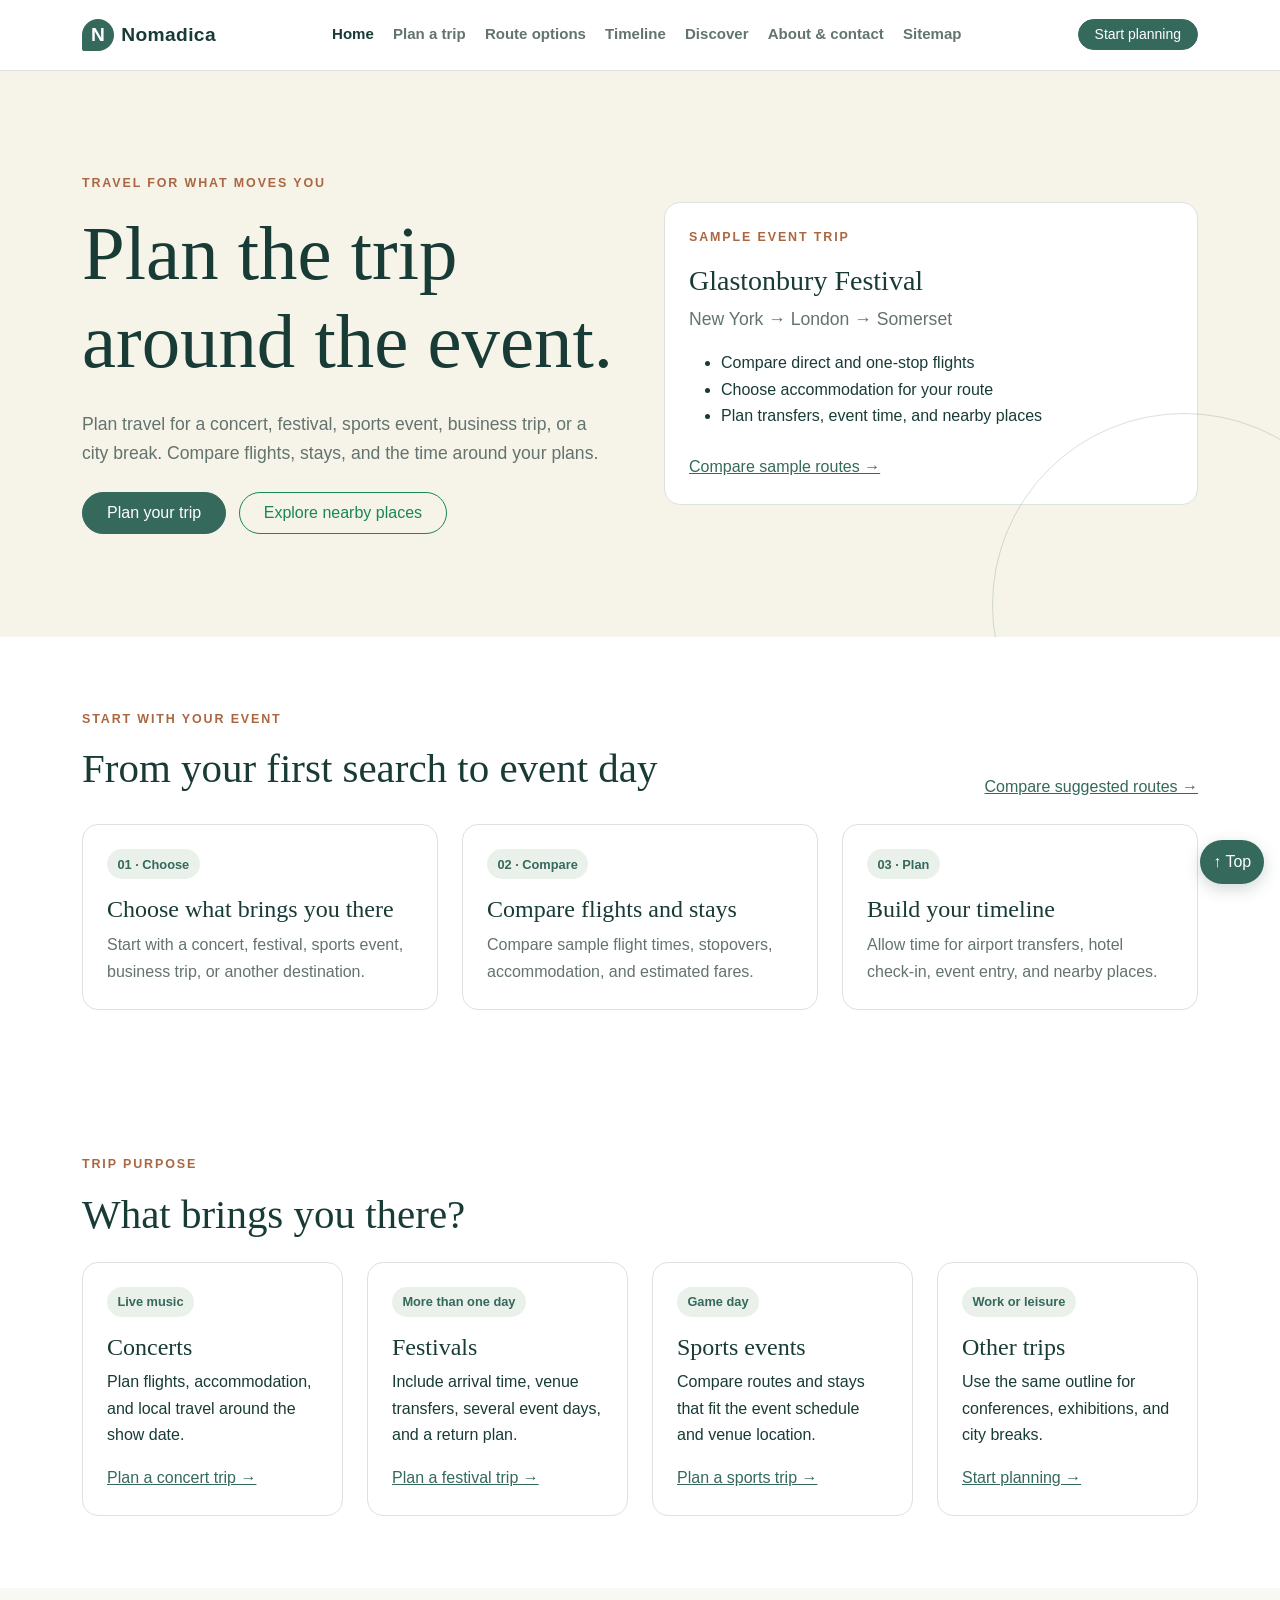
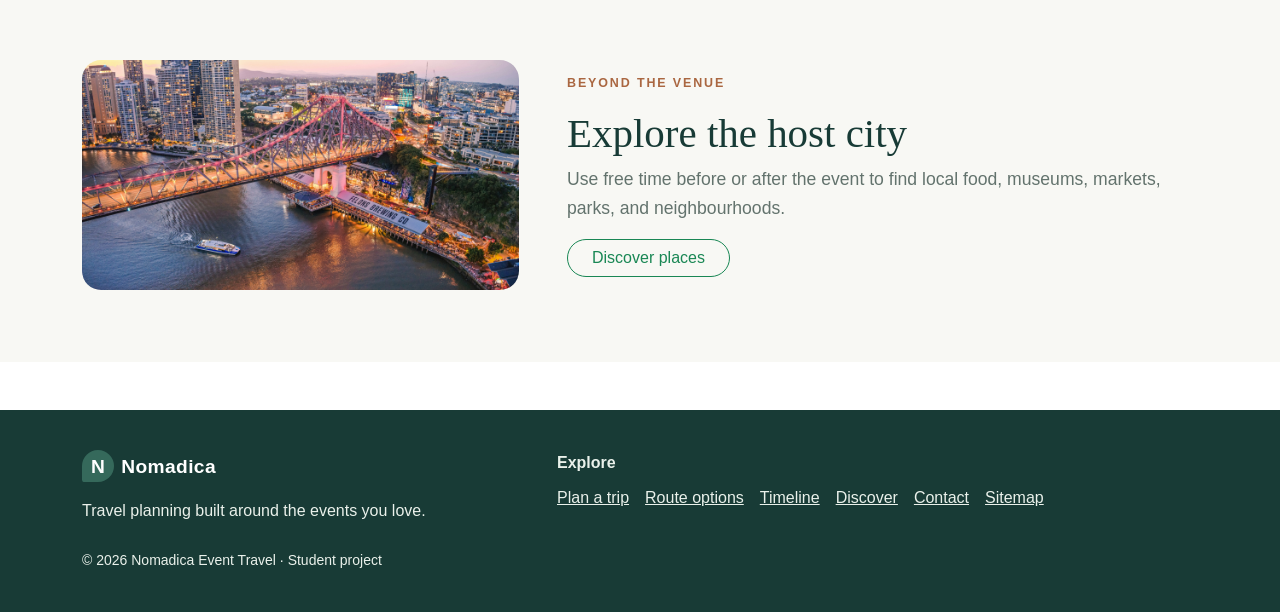
<file: index.html>
<!doctype html>
<html lang="en">
  <head>
    <meta charset="utf-8">
    <meta name="viewport" content="width=device-width, initial-scale=1">
    <meta name="description" content="Nomadica helps travellers plan trips around concerts, festivals, sports events, and special occasions.">
    <title>Home | Nomadica</title>
    <link href="https://cdn.jsdelivr.net/npm/bootstrap@5.3.8/dist/css/bootstrap.min.css" rel="stylesheet" integrity="sha384-sRIl4kxILFvY47J16cr9ZwB07vP4J8+LH7qKQnuqkuIAvNWLzeN8tE5YBujZqJLB" crossorigin="anonymous">
    <link rel="stylesheet" href="styles.css">
  </head>
  <body id="top">
    <header id="main-header" class="site-header">
      <div class="container py-3">
        <div class="d-flex flex-column flex-lg-row align-items-center justify-content-between gap-3">
          <a class="brand" href="home.html"><span class="brand-mark">N</span>Nomadica</a>
          <nav id="main-nav" class="site-nav" aria-label="Main navigation">
            <a href="home.html" aria-current="page">Home</a>
            <a href="plan.html">Plan a trip</a>
            <a href="routes.html">Route options</a>
            <a href="timeline.html">Timeline</a>
            <a href="discover.html">Discover</a>
            <a href="about.html">About &amp; contact</a>
            <a href="sitemap.html">Sitemap</a>
          </nav>
          <a class="btn btn-nomad btn-sm rounded-pill px-3" href="plan.html">Start planning</a>
        </div>
      </div>
    </header>
    <main id="main-content">
      <section class="hero">
        <div class="container">
          <div class="row align-items-center g-5">
            <div class="col-lg-6">
              <p class="eyebrow">Travel for what moves you</p>
              <h1>Plan the trip around the event.</h1>
              <p class="lead my-4">Plan travel for a concert, festival, sports event, business trip, or a city break. Compare flights, stays, and the time around your plans.</p>
              <a class="btn btn-nomad rounded-pill px-4 py-2 me-2" href="plan.html">Plan your trip</a>
              <a class="btn btn-outline-success rounded-pill px-4 py-2" href="discover.html">Explore nearby places</a>
            </div>
            <div class="col-lg-6">
              <div class="feature-card h-100 p-4">
                <p class="eyebrow">Sample event trip</p>
                <h2 class="h3">Glastonbury Festival</h2>
                <p class="lead">New York → London → Somerset</p>
                <ul class="mb-4">
                  <li>Compare direct and one-stop flights</li>
                  <li>Choose accommodation for your route</li>
                  <li>Plan transfers, event time, and nearby places</li>
                </ul>
                <a href="routes.html">Compare sample routes →</a>
              </div>
            </div>
          </div>
        </div>
      </section>
      <section class="section-pad">
        <div class="container">
          <div class="row align-items-end g-3 mb-4">
            <div class="col-md-8">
              <p class="eyebrow">Start with your event</p>
              <h2>From your first search to event day</h2>
            </div>
            <div class="col-md-4 text-md-end">
              <a href="routes.html">Compare suggested routes →</a>
            </div>
          </div>
          <div class="row g-4">
            <div class="col-md-4">
              <article class="feature-card">
                <span class="tag">01 · Choose</span>
                <h3 class="h4 mt-3">Choose what brings you there</h3>
                <p>Start with a concert, festival, sports event, business trip, or another destination.</p>
              </article>
            </div>
            <div class="col-md-4">
              <article class="feature-card">
                <span class="tag">02 · Compare</span>
                <h3 class="h4 mt-3">Compare flights and stays</h3>
                <p>Compare sample flight times, stopovers, accommodation, and estimated fares.</p>
              </article>
            </div>
            <div class="col-md-4">
              <article class="feature-card">
                <span class="tag">03 · Plan</span>
                <h3 class="h4 mt-3">Build your timeline</h3>
                <p>Allow time for airport transfers, hotel check-in, event entry, and nearby places.</p>
              </article>
            </div>
          </div>
        </div>
      </section>
      <section class="section-pad">
        <div class="container">
          <p class="eyebrow">Trip purpose</p>
          <h2 class="mb-4">What brings you there?</h2>
          <div class="row g-4">
            <div class="col-md-6 col-lg-3">
              <article class="feature-card">
                <span class="tag">Live music</span>
                <h3 class="h4 mt-3">Concerts</h3>
                <p>Plan flights, accommodation, and local travel around the show date.</p>
                <a href="plan.html">Plan a concert trip →</a>
              </article>
            </div>
            <div class="col-md-6 col-lg-3">
              <article class="feature-card">
                <span class="tag">More than one day</span>
                <h3 class="h4 mt-3">Festivals</h3>
                <p>Include arrival time, venue transfers, several event days, and a return plan.</p>
                <a href="plan.html">Plan a festival trip →</a>
              </article>
            </div>
            <div class="col-md-6 col-lg-3">
              <article class="feature-card">
                <span class="tag">Game day</span>
                <h3 class="h4 mt-3">Sports events</h3>
                <p>Compare routes and stays that fit the event schedule and venue location.</p>
                <a href="plan.html">Plan a sports trip →</a>
              </article>
            </div>
            <div class="col-md-6 col-lg-3">
              <article class="feature-card">
                <span class="tag">Work or leisure</span>
                <h3 class="h4 mt-3">Other trips</h3>
                <p>Use the same outline for conferences, exhibitions, and city breaks.</p>
                <a href="plan.html">Start planning →</a>
              </article>
            </div>
          </div>
        </div>
      </section>
      <section class="section-pad section-soft">
        <div class="container">
          <div class="row align-items-center g-5">
            <div class="col-lg-5">
              <img class="travel-image" src="images/queensland-australia.jpg" alt="Illustration of hillside houses beside the sea">
            </div>
            <div class="col-lg-7">
              <p class="eyebrow">Beyond the venue</p>
              <h2>Explore the host city</h2>
              <p class="lead">Use free time before or after the event to find local food, museums, markets, parks, and neighbourhoods.</p>
              <a class="btn btn-outline-success rounded-pill px-4" href="discover.html">Discover places</a>
            </div>
          </div>
        </div>
      </section>
    </main>
    <footer id="site-footer" class="site-footer mt-5">
      <div class="container">
        <div class="row g-4 align-items-start">
          <div class="col-md-5">
            <a class="brand text-white" href="home.html"><span class="brand-mark">N</span>Nomadica</a>
            <p class="mt-3">Travel planning built around the events you love.</p>
          </div>
          <div class="col-md-7">
            <p class="fw-bold mb-2">Explore</p>
            <div class="footer-links">
              <a href="plan.html">Plan a trip</a>
              <a href="routes.html">Route options</a>
              <a href="timeline.html">Timeline</a>
              <a href="discover.html">Discover</a>
              <a href="about.html">Contact</a>
              <a href="sitemap.html">Sitemap</a>
            </div>
          </div>
        </div>
        <p class="small mt-4">&copy; 2026 Nomadica Event Travel · Student project</p>
      </div>
    </footer>
    <a class="back-top" href="#top" aria-label="Back to top">↑ Top</a>
  </body>
</html>
</file>
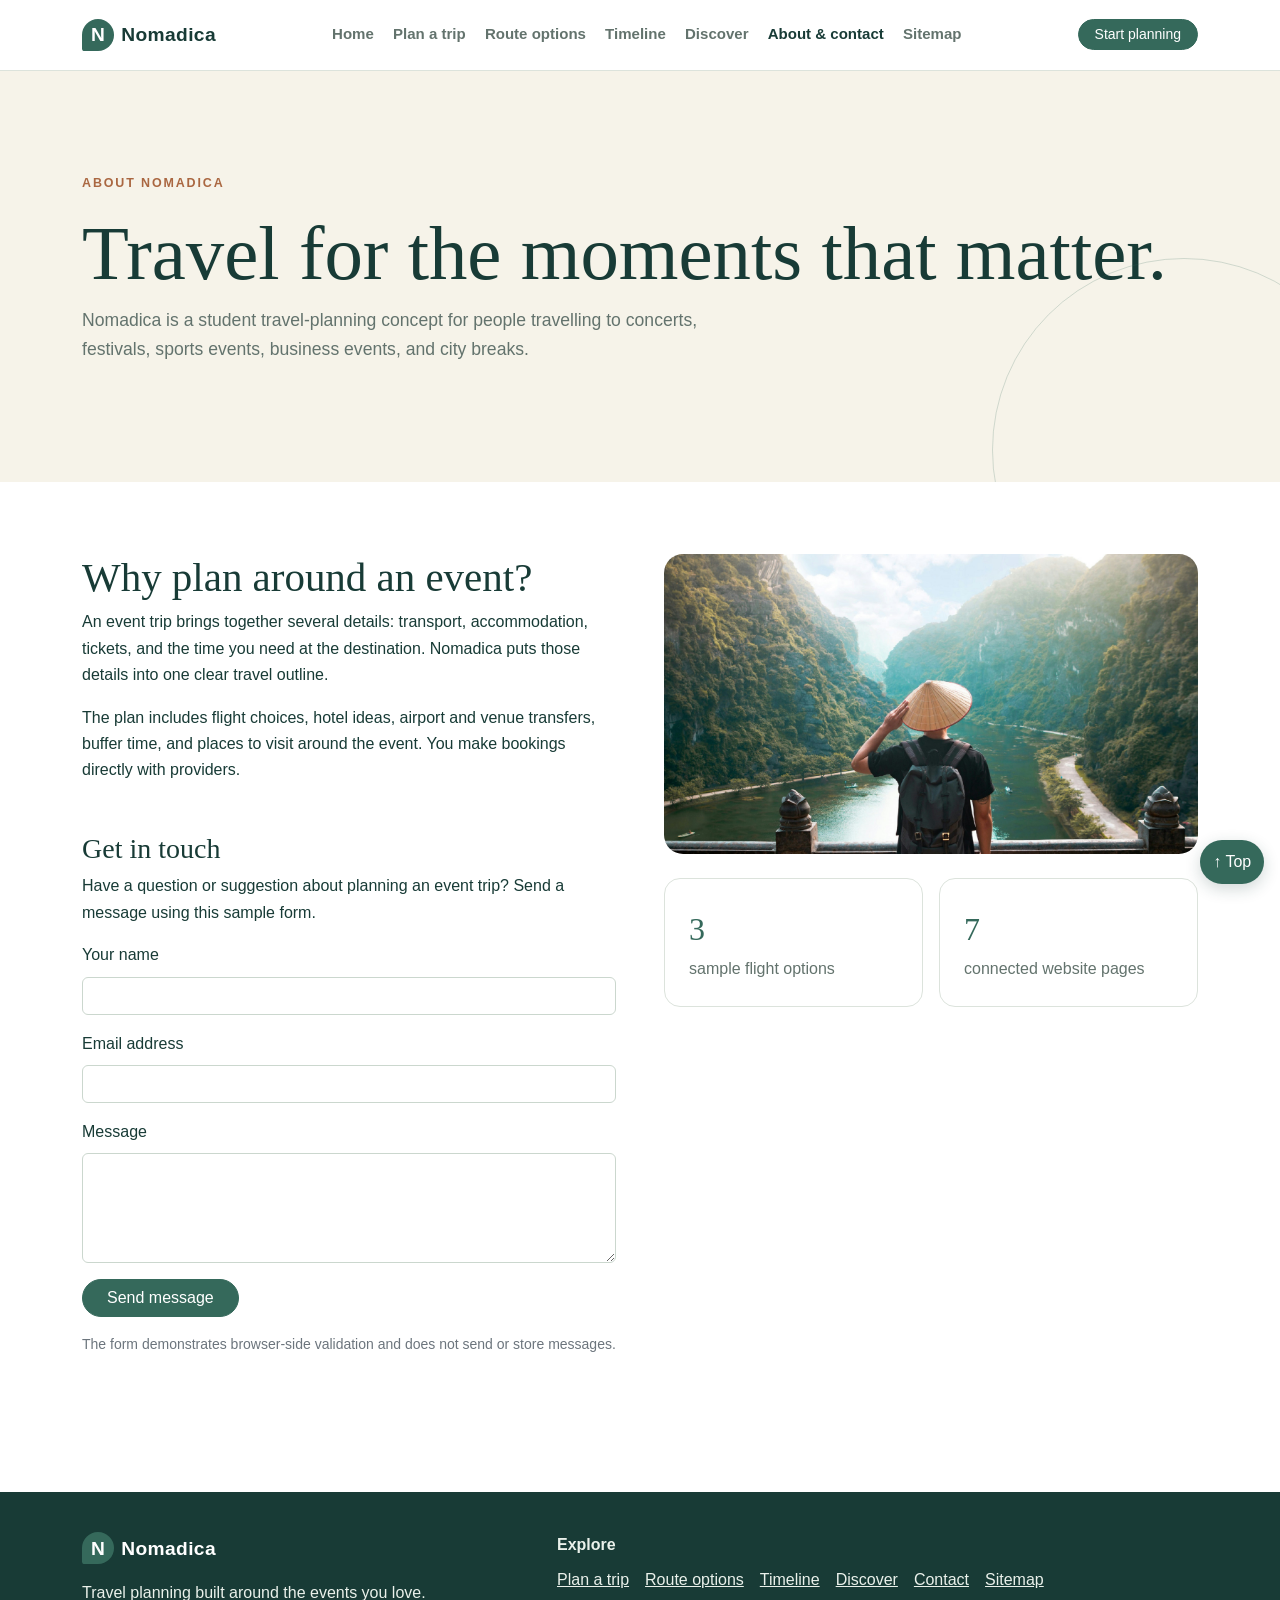
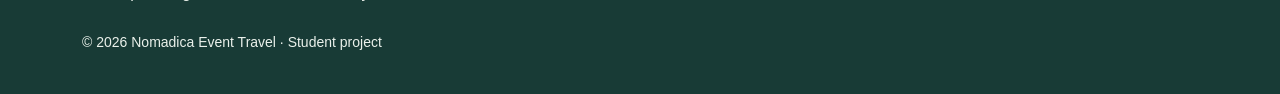
<file: about.html>
<!doctype html>
<html lang="en">
  <head>
    <meta charset="utf-8">
    <meta name="viewport" content="width=device-width, initial-scale=1">
    <meta name="description" content="Nomadica helps travellers plan trips around concerts, festivals, sports events, and special occasions.">
    <title>About and contact | Nomadica</title>
    <link href="https://cdn.jsdelivr.net/npm/bootstrap@5.3.8/dist/css/bootstrap.min.css" rel="stylesheet" integrity="sha384-sRIl4kxILFvY47J16cr9ZwB07vP4J8+LH7qKQnuqkuIAvNWLzeN8tE5YBujZqJLB" crossorigin="anonymous">
    <link rel="stylesheet" href="styles.css">
  </head>
  <body id="top">
    <header id="main-header" class="site-header">
      <div class="container py-3">
        <div class="d-flex flex-column flex-lg-row align-items-center justify-content-between gap-3">
          <a class="brand" href="home.html"><span class="brand-mark">N</span>Nomadica</a>
          <nav id="main-nav" class="site-nav" aria-label="Main navigation">
            <a href="home.html">Home</a>
            <a href="plan.html">Plan a trip</a>
            <a href="routes.html">Route options</a>
            <a href="timeline.html">Timeline</a>
            <a href="discover.html">Discover</a>
            <a href="about.html" aria-current="page">About &amp; contact</a>
            <a href="sitemap.html">Sitemap</a>
          </nav>
          <a class="btn btn-nomad btn-sm rounded-pill px-3" href="plan.html">Start planning</a>
        </div>
      </div>
    </header>
    <main id="main-content">
      <section class="hero">
        <div class="container">
          <p class="eyebrow">About Nomadica</p>
          <h1>Travel for the moments that matter.</h1>
          <p class="lead">Nomadica is a student travel-planning concept for people travelling to concerts, festivals, sports events, business events, and city breaks.</p>
        </div>
      </section>
      <section class="section-pad">
        <div class="container">
          <div class="row g-5">
            <div class="col-lg-6">
              <h2>Why plan around an event?</h2>
              <p>An event trip brings together several details: transport, accommodation, tickets, and the time you need at the destination. Nomadica puts those details into one clear travel outline.</p>
              <p>The plan includes flight choices, hotel ideas, airport and venue transfers, buffer time, and places to visit around the event. You make bookings directly with providers.</p>
              <h2 class="h3 mt-5">Get in touch</h2>
              <p>Have a question or suggestion about planning an event trip? Send a message using this sample form.</p>
              <form action="#contact-form" method="get" id="contact-form">
                <div class="mb-3">
                  <label class="form-label" for="name">Your name</label>
                  <input class="form-control" id="name" name="name" type="text" autocomplete="name" required>
                </div>
                <div class="mb-3">
                  <label class="form-label" for="email">Email address</label>
                  <input class="form-control" id="email" name="email" type="email" autocomplete="email" required>
                </div>
                <div class="mb-3">
                  <label class="form-label" for="message">Message</label>
                  <textarea class="form-control" id="message" name="message" rows="4" required></textarea>
                </div>
                <button class="btn btn-nomad rounded-pill px-4" type="submit">Send message</button>
              </form>
              <p class="small text-secondary mt-3">The form demonstrates browser-side validation and does not send or store messages.</p>
            </div>
            <div class="col-lg-6">
              <img class="travel-image" src="images/coastal-village.jpeg" alt="Coastal village houses facing the sea">
              <div class="row g-3 mt-2">
                <div class="col-6">
                  <div class="feature-card">
                    <span class="stat">3</span>
                    <p class="mb-0">sample flight options</p>
                  </div>
                </div>
                <div class="col-6">
                  <div class="feature-card">
                    <span class="stat">7</span>
                    <p class="mb-0">connected website pages</p>
                  </div>
                </div>
              </div>
            </div>
          </div>
        </div>
      </section>
    </main>
    <footer id="site-footer" class="site-footer mt-5">
      <div class="container">
        <div class="row g-4 align-items-start">
          <div class="col-md-5">
            <a class="brand text-white" href="home.html"><span class="brand-mark">N</span>Nomadica</a>
            <p class="mt-3">Travel planning built around the events you love.</p>
          </div>
          <div class="col-md-7">
            <p class="fw-bold mb-2">Explore</p>
            <div class="footer-links">
              <a href="plan.html">Plan a trip</a>
              <a href="routes.html">Route options</a>
              <a href="timeline.html">Timeline</a>
              <a href="discover.html">Discover</a>
              <a href="about.html">Contact</a>
              <a href="sitemap.html">Sitemap</a>
            </div>
          </div>
        </div>
        <p class="small mt-4">&copy; 2026 Nomadica Event Travel · Student project</p>
      </div>
    </footer>
    <a class="back-top" href="#top" aria-label="Back to top">↑ Top</a>
  </body>
</html>
</file>
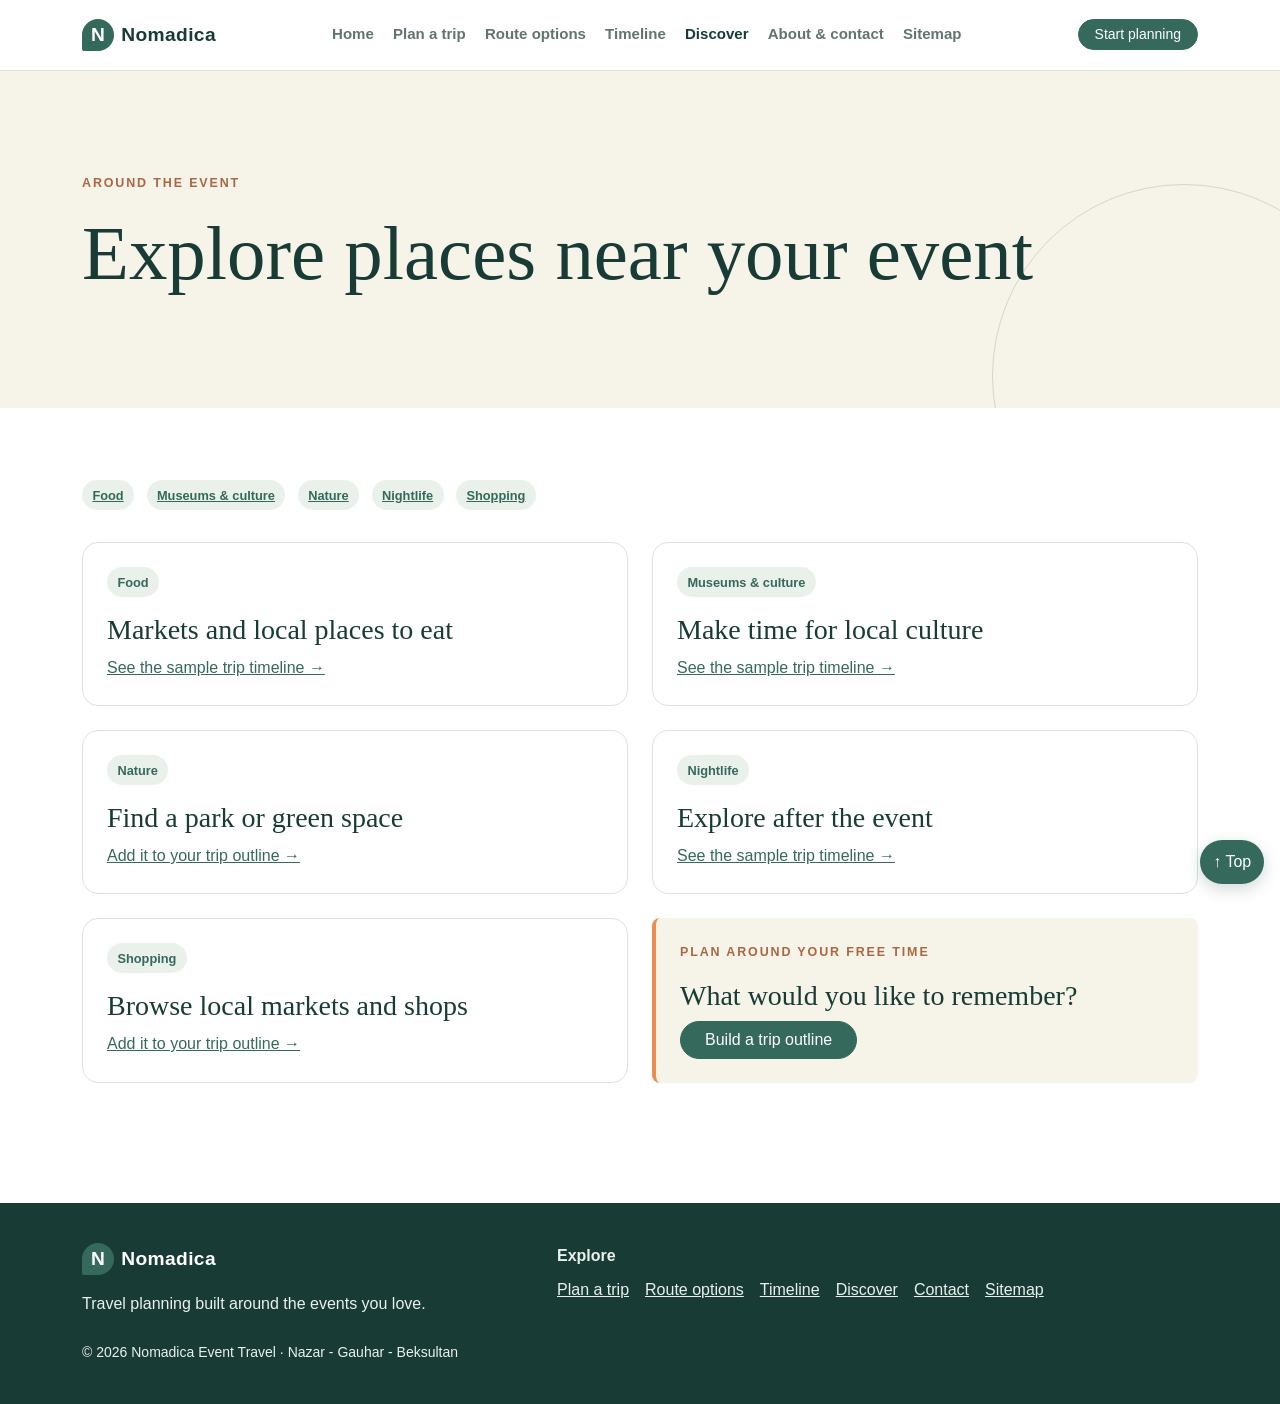
<file: discover.html>
<!doctype html>
<html lang="en">
<head>
    <meta charset="utf-8">
    <meta name="viewport" content="width=device-width, initial-scale=1">
    <meta name="description" content="Nomadica helps travellers plan trips around concerts, festivals, sports events, and special occasions.">
    <title>Discover | Nomadica</title>
    <link href="https://cdn.jsdelivr.net/npm/bootstrap@5.3.8/dist/css/bootstrap.min.css" rel="stylesheet" integrity="sha384-sRIl4kxILFvY47J16cr9ZwB07vP4J8+LH7qKQnuqkuIAvNWLzeN8tE5YBujZqJLB" crossorigin="anonymous">
    <link rel="stylesheet" href="styles.css">
</head>
<body id="top">
<header id="main-header" class="site-header">
    <div class="container py-3">
        <div class="d-flex flex-column flex-lg-row align-items-center justify-content-between gap-3">
            <a class="brand" href="home.html"><span class="brand-mark">N</span>Nomadica</a>
            <nav id="main-nav" class="site-nav" aria-label="Main navigation">
                <a href="home.html">Home</a>
                <a href="plan.html">Plan a trip</a>
                <a href="routes.html">Route options</a>
                <a href="timeline.html">Timeline</a>
                <a href="discover.html" aria-current="page">Discover</a>
                <a href="about.html">About &amp; contact</a>
                <a href="sitemap.html">Sitemap</a>
            </nav>
            <a class="btn btn-nomad btn-sm rounded-pill px-3" href="plan.html">Start planning</a>
        </div>
    </div>
</header>
<main id="main-content">
    <section class="hero">
        <div class="container">
            <p class="eyebrow">Around the event</p>
            <h1>Explore places near your event</h1>
        </div>
    </section>
    <section class="section-pad">
        <div class="container">
            <nav class="mb-4" aria-label="Discover categories">
                <a class="tag me-2 mb-2" href="#food">Food</a>
                <a class="tag me-2 mb-2" href="#culture">Museums &amp; culture</a>
                <a class="tag me-2 mb-2" href="#nature">Nature</a>
                <a class="tag me-2 mb-2" href="#nightlife">Nightlife</a>
                <a class="tag me-2 mb-2" href="#shopping">Shopping</a>
            </nav>
            <div class="row g-4">
                <div class="col-md-6">
                    <article id="food" class="feature-card">
                        <span class="tag">Food</span>
                        <h2 class="h3 mt-3">Markets and local places to eat</h2>
                        <a href="timeline.html">See the sample trip timeline →</a>
                    </article>
                </div>
                <div class="col-md-6">
                    <article id="culture" class="feature-card">
                        <span class="tag">Museums &amp; culture</span>
                        <h2 class="h3 mt-3">Make time for local culture</h2>
                        <a href="timeline.html">See the sample trip timeline →</a>
                    </article>
                </div>
                <div class="col-md-6">
                    <article id="nature" class="feature-card">
                        <span class="tag">Nature</span>
                        <h2 class="h3 mt-3">Find a park or green space</h2>
                        <a href="plan.html">Add it to your trip outline →</a>
                    </article>
                </div>
                <div class="col-md-6">
                    <article id="nightlife" class="feature-card">
                        <span class="tag">Nightlife</span>
                        <h2 class="h3 mt-3">Explore after the event</h2>
                        <a href="timeline.html">See the sample trip timeline →</a>
                    </article>
                </div>
                <div class="col-md-6">
                    <article id="shopping" class="feature-card">
                        <span class="tag">Shopping</span>
                        <h2 class="h3 mt-3">Browse local markets and shops</h2>
                        <a href="plan.html">Add it to your trip outline →</a>
                    </article>
                </div>
                <div class="col-md-6">
                    <div class="callout h-100">
                        <p class="eyebrow">Plan around your free time</p>
                        <h2 class="h3">What would you like to remember?</h2>
                        <a class="btn btn-nomad rounded-pill px-4" href="plan.html">Build a trip outline</a>
                    </div>
                </div>
            </div>
        </div>
    </section>
</main>
<footer id="site-footer" class="site-footer mt-5">
    <div class="container">
        <div class="row g-4 align-items-start">
            <div class="col-md-5">
                <a class="brand text-white" href="home.html"><span class="brand-mark">N</span>Nomadica</a>
                <p class="mt-3">Travel planning built around the events you love.</p>
            </div>
            <div class="col-md-7">
                <p class="fw-bold mb-2">Explore</p>
                <div class="footer-links">
                    <a href="plan.html">Plan a trip</a>
                    <a href="routes.html">Route options</a>
                    <a href="timeline.html">Timeline</a>
                    <a href="discover.html">Discover</a>
                    <a href="about.html">Contact</a>
                    <a href="sitemap.html">Sitemap</a>
                </div>
            </div>
        </div>
        <p class="small mt-4">&copy; 2026 Nomadica Event Travel · Nazar - Gauhar - Beksultan</p>
    </div>
</footer>
<a class="back-top" href="#top" aria-label="Back to top">↑ Top</a>
</body>
</html>
</file>
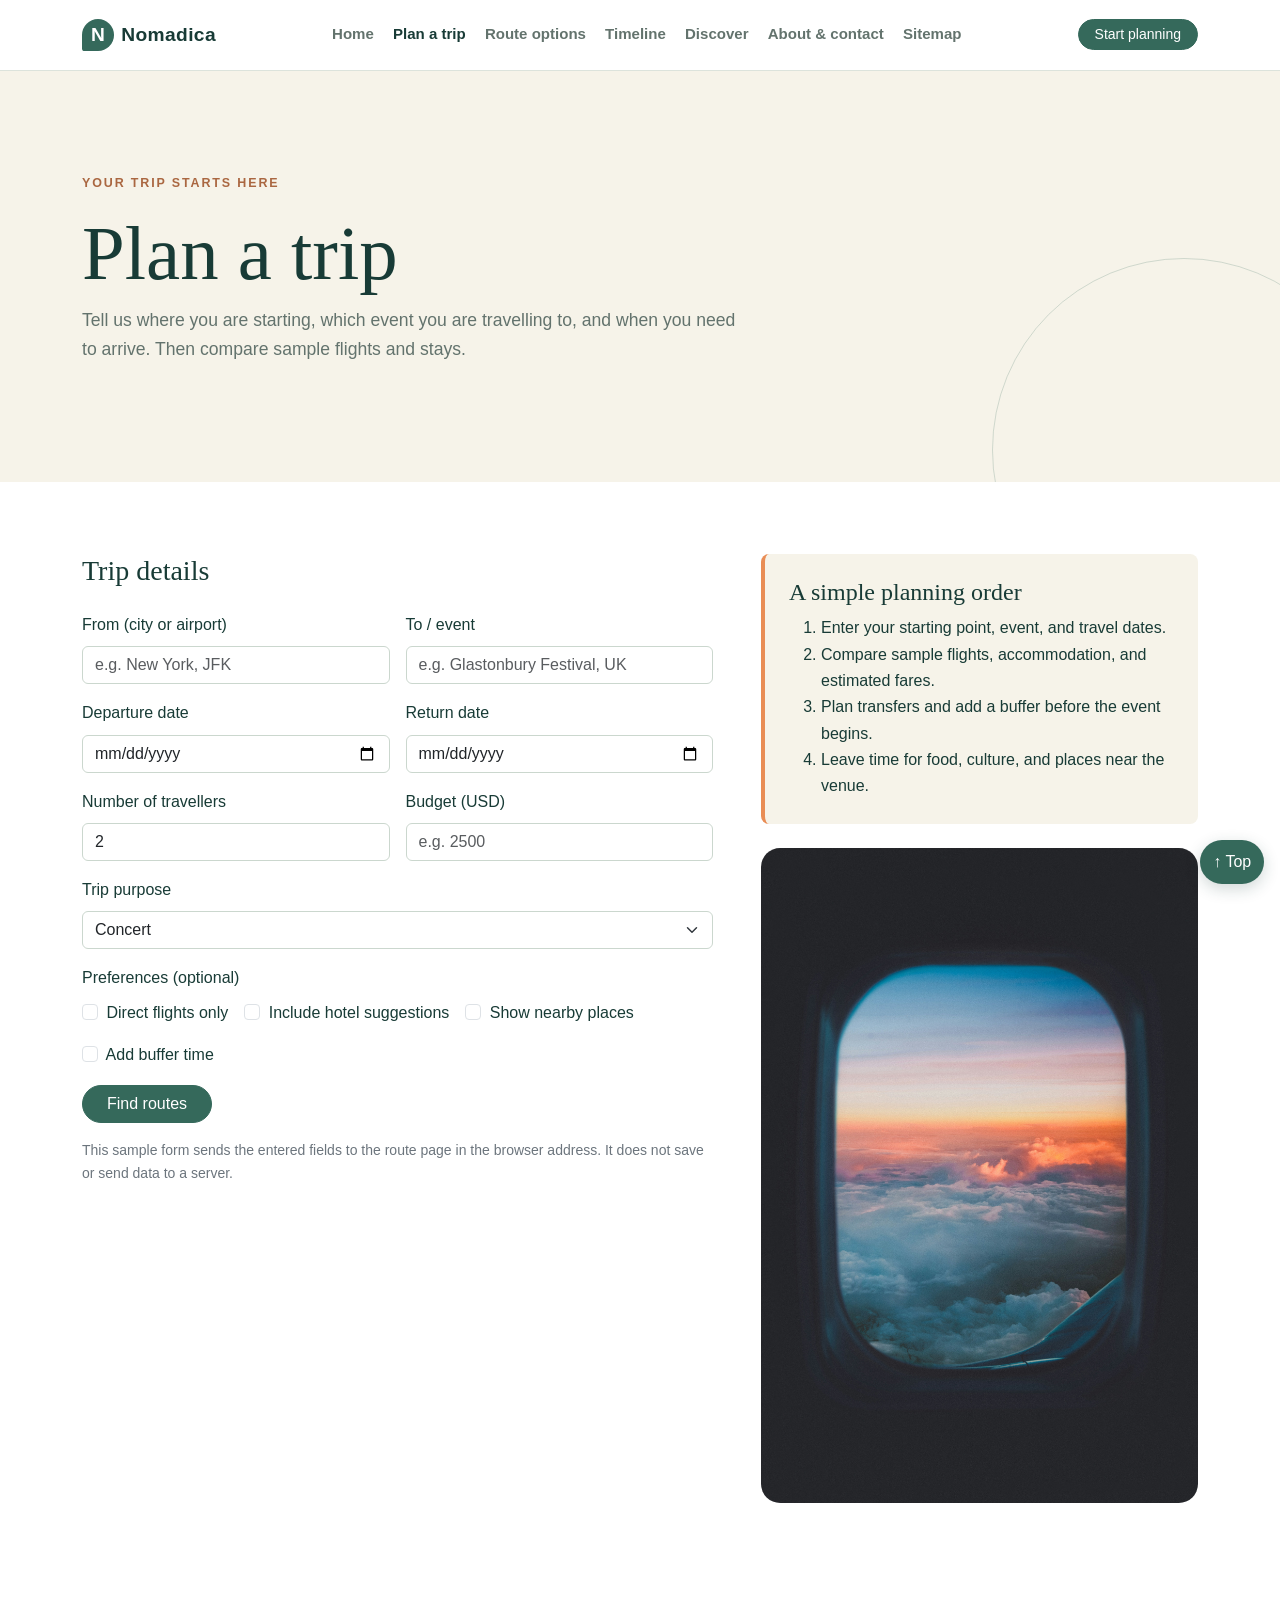
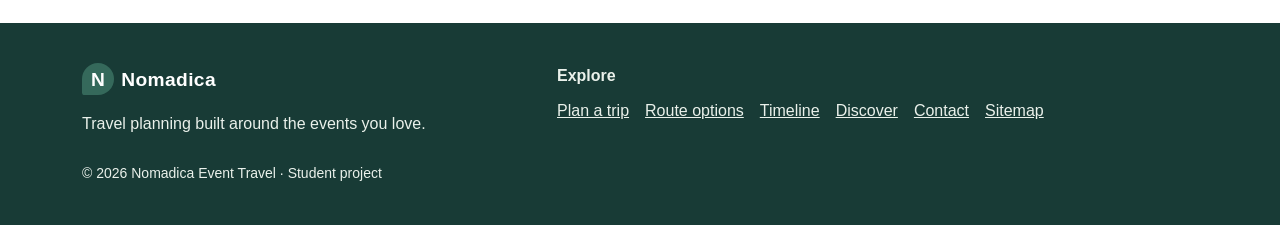
<file: plan.html>
<!doctype html>
<html lang="en">
  <head>
    <meta charset="utf-8">
    <meta name="viewport" content="width=device-width, initial-scale=1">
    <meta name="description" content="Nomadica helps travellers plan trips around concerts, festivals, sports events, and special occasions.">
    <title>Plan a trip | Nomadica</title>
    <link href="https://cdn.jsdelivr.net/npm/bootstrap@5.3.8/dist/css/bootstrap.min.css" rel="stylesheet" integrity="sha384-sRIl4kxILFvY47J16cr9ZwB07vP4J8+LH7qKQnuqkuIAvNWLzeN8tE5YBujZqJLB" crossorigin="anonymous">
    <link rel="stylesheet" href="styles.css">
  </head>
  <body id="top">
    <header id="main-header" class="site-header">
      <div class="container py-3">
        <div class="d-flex flex-column flex-lg-row align-items-center justify-content-between gap-3">
          <a class="brand" href="home.html"><span class="brand-mark">N</span>Nomadica</a>
          <nav id="main-nav" class="site-nav" aria-label="Main navigation">
            <a href="home.html">Home</a>
            <a href="plan.html" aria-current="page">Plan a trip</a>
            <a href="routes.html">Route options</a>
            <a href="timeline.html">Timeline</a>
            <a href="discover.html">Discover</a>
            <a href="about.html">About &amp; contact</a>
            <a href="sitemap.html">Sitemap</a>
          </nav>
          <a class="btn btn-nomad btn-sm rounded-pill px-3" href="plan.html">Start planning</a>
        </div>
      </div>
    </header>
    <main id="main-content">
      <section class="hero">
        <div class="container">
          <p class="eyebrow">Your trip starts here</p>
          <h1>Plan a trip</h1>
          <p class="lead">Tell us where you are starting, which event you are travelling to, and when you need to arrive. Then compare sample flights and stays.</p>
        </div>
      </section>
      <section class="section-pad">
        <div class="container">
          <div class="row g-5">
            <div class="col-lg-7">
              <h2 class="h3 mb-4">Trip details</h2>
              <form id="trip-form" action="routes.html" method="get">
                <div class="row g-3">
                  <div class="col-md-6">
                    <label class="form-label" for="origin">From (city or airport)</label>
                    <input class="form-control" id="origin" name="origin" type="text" placeholder="e.g. New York, JFK" required>
                  </div>
                  <div class="col-md-6">
                    <label class="form-label" for="destination">To / event</label>
                    <input class="form-control" id="destination" name="destination" type="text" placeholder="e.g. Glastonbury Festival, UK" required>
                  </div>
                  <div class="col-md-6">
                    <label class="form-label" for="departure-date">Departure date</label>
                    <input class="form-control" id="departure-date" name="departure" type="date" required>
                  </div>
                  <div class="col-md-6">
                    <label class="form-label" for="return-date">Return date</label>
                    <input class="form-control" id="return-date" name="return" type="date">
                  </div>
                  <div class="col-md-6">
                    <label class="form-label" for="travellers">Number of travellers</label>
                    <input class="form-control" id="travellers" name="travellers" type="number" min="1" value="2" required>
                  </div>
                  <div class="col-md-6">
                    <label class="form-label" for="budget">Budget (USD)</label>
                    <input class="form-control" id="budget" name="budget" type="number" min="0" placeholder="e.g. 2500">
                  </div>
                  <div class="col-12">
                    <label class="form-label" for="purpose">Trip purpose</label>
                    <select class="form-select" id="purpose" name="purpose">
                      <option>Concert</option>
                      <option>Festival</option>
                      <option>Business event</option>
                      <option>Sports event</option>
                      <option>Leisure</option>
                      <option>Other</option>
                    </select>
                  </div>
                  <div class="col-12">
                    <p class="form-label mb-2">Preferences (optional)</p>
                    <div class="d-flex flex-wrap gap-3">
                      <label class="form-check-label" for="direct-flights">
                        <input class="form-check-input me-1" id="direct-flights" name="direct-flights" type="checkbox" value="yes">
                        Direct flights only
                      </label>
                      <label class="form-check-label" for="hotel-suggestions">
                        <input class="form-check-input me-1" id="hotel-suggestions" name="hotel-suggestions" type="checkbox" value="yes">
                        Include hotel suggestions
                      </label>
                      <label class="form-check-label" for="nearby-places">
                        <input class="form-check-input me-1" id="nearby-places" name="nearby-places" type="checkbox" value="yes">
                        Show nearby places
                      </label>
                      <label class="form-check-label" for="buffer-time">
                        <input class="form-check-input me-1" id="buffer-time" name="buffer-time" type="checkbox" value="yes">
                        Add buffer time
                      </label>
                    </div>
                  </div>
                  <div class="col-12">
                    <button class="btn btn-nomad rounded-pill px-4" type="submit">Find routes</button>
                  </div>
                </div>
              </form>
              <p id="trip-summary" class="small text-secondary mt-3">This sample form sends the entered fields to the route page in the browser address. It does not save or send data to a server.</p>
            </div>
            <div class="col-lg-5">
              <div class="callout">
                <h2 class="h4">A simple planning order</h2>
                <ol class="mb-0">
                  <li>Enter your starting point, event, and travel dates.</li>
                  <li>Compare sample flights, accommodation, and estimated fares.</li>
                  <li>Plan transfers and add a buffer before the event begins.</li>
                  <li>Leave time for food, culture, and places near the venue.</li>
                </ol>
              </div>
              <img class="travel-image mt-4" src="images/plane.jpg" alt="Warm desert dunes beneath an evening sky">
            </div>
          </div>
        </div>
      </section>
    </main>
    <footer id="site-footer" class="site-footer mt-5">
      <div class="container">
        <div class="row g-4 align-items-start">
          <div class="col-md-5">
            <a class="brand text-white" href="home.html"><span class="brand-mark">N</span>Nomadica</a>
            <p class="mt-3">Travel planning built around the events you love.</p>
          </div>
          <div class="col-md-7">
            <p class="fw-bold mb-2">Explore</p>
            <div class="footer-links">
              <a href="plan.html">Plan a trip</a>
              <a href="routes.html">Route options</a>
              <a href="timeline.html">Timeline</a>
              <a href="discover.html">Discover</a>
              <a href="about.html">Contact</a>
              <a href="sitemap.html">Sitemap</a>
            </div>
          </div>
        </div>
        <p class="small mt-4">&copy; 2026 Nomadica Event Travel · Student project</p>
      </div>
    </footer>
    <a class="back-top" href="#top" aria-label="Back to top">↑ Top</a>
  </body>
</html>
</file>
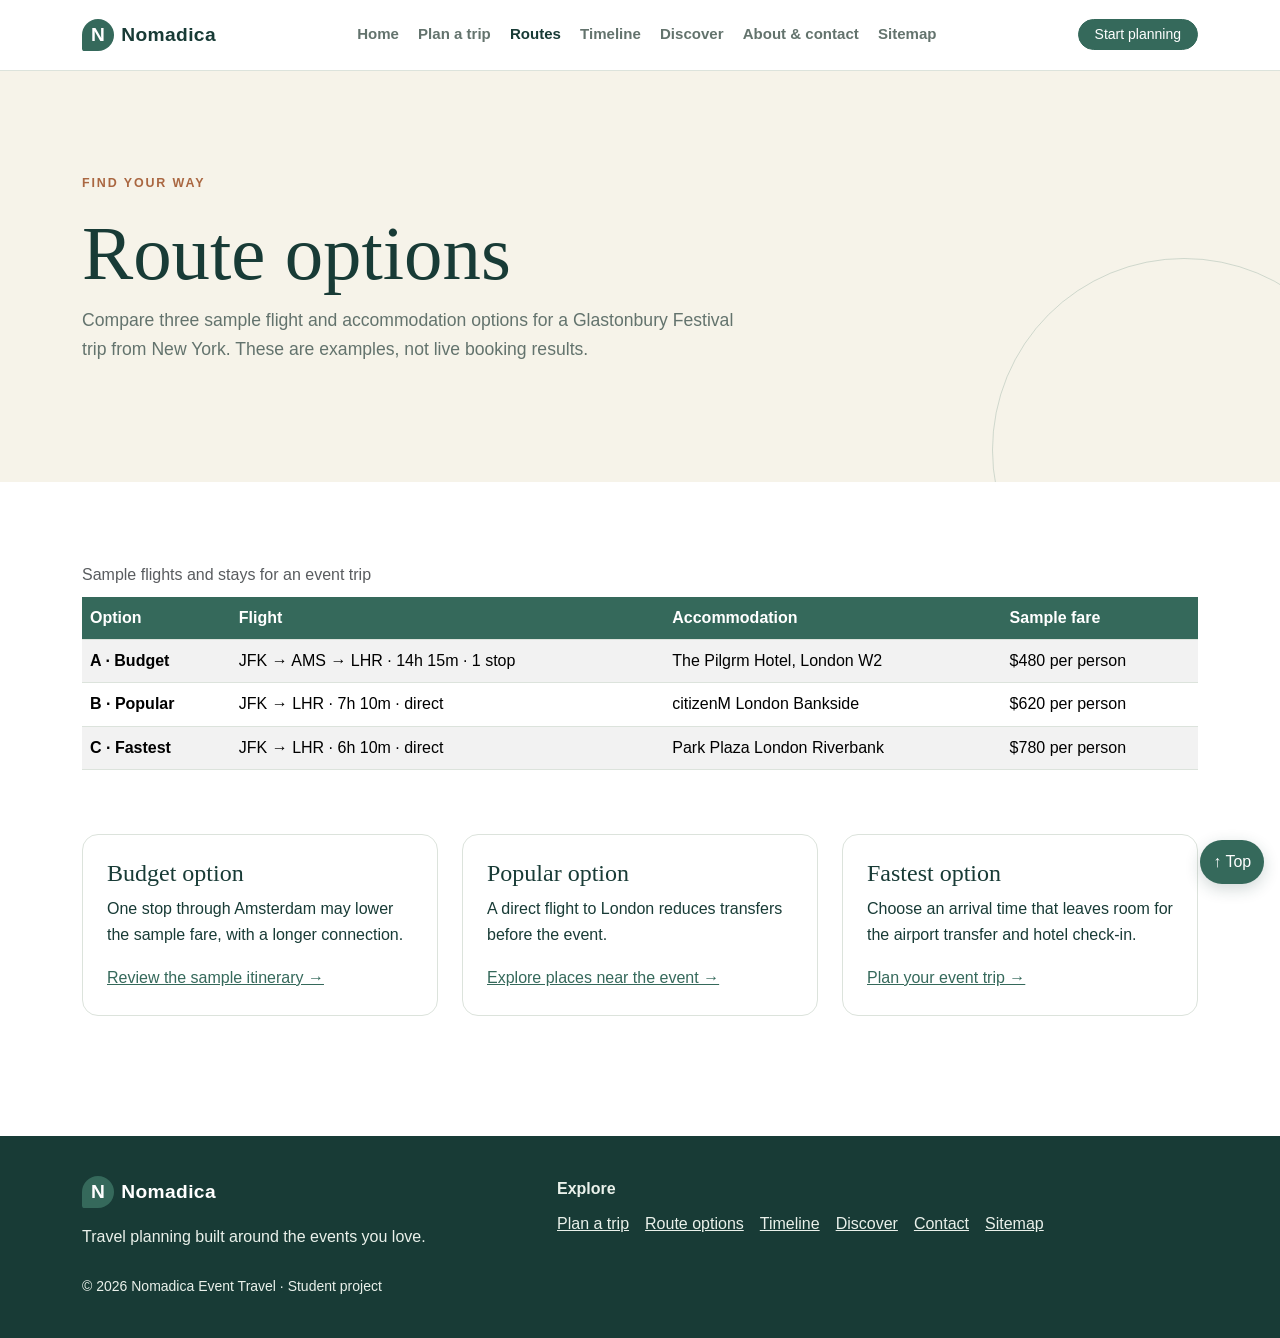
<file: routes.html>
<!doctype html>
<html lang="en">
  <head>
    <meta charset="utf-8">
    <meta name="viewport" content="width=device-width, initial-scale=1">
    <meta name="description" content="Nomadica helps travellers plan trips around concerts, festivals, sports events, and special occasions.">
    <title>Route options | Nomadica</title>
    <link href="https://cdn.jsdelivr.net/npm/bootstrap@5.3.8/dist/css/bootstrap.min.css" rel="stylesheet" integrity="sha384-sRIl4kxILFvY47J16cr9ZwB07vP4J8+LH7qKQnuqkuIAvNWLzeN8tE5YBujZqJLB" crossorigin="anonymous">
    <link rel="stylesheet" href="styles.css">
  </head>
  <body id="top">
    <header id="main-header" class="site-header">
      <div class="container py-3">
        <div class="d-flex flex-column flex-lg-row align-items-center justify-content-between gap-3">
          <a class="brand" href="home.html"><span class="brand-mark">N</span>Nomadica</a>
          <nav id="main-nav" class="site-nav" aria-label="Main navigation">
            <a href="home.html">Home</a>
            <a href="plan.html">Plan a trip</a>
            <a href="routes.html" aria-current="page">Routes</a>
            <a href="timeline.html">Timeline</a>
            <a href="discover.html">Discover</a>
            <a href="about.html">About &amp; contact</a>
            <a href="sitemap.html">Sitemap</a>
          </nav>
          <a class="btn btn-nomad btn-sm rounded-pill px-3" href="plan.html">Start planning</a>
        </div>
      </div>
    </header>
    <main id="main-content">
      <section class="hero">
        <div class="container">
          <p class="eyebrow">Find your way</p>
          <h1>Route options</h1>
          <p class="lead">Compare three sample flight and accommodation options for a Glastonbury Festival trip from New York. These are examples, not live booking results.</p>
        </div>
      </section>
      <section class="section-pad">
        <div class="container">
          <div class="table-responsive">
            <table id="route-table" class="table table-striped align-middle">
              <caption class="caption-top">Sample flights and stays for an event trip</caption>
              <thead>
                <tr>
                  <th scope="col">Option</th>
                  <th scope="col">Flight</th>
                  <th scope="col">Accommodation</th>
                  <th scope="col">Sample fare</th>
                </tr>
              </thead>
              <tbody>
                <tr>
                  <th scope="row">A · Budget</th>
                  <td>JFK → AMS → LHR · 14h 15m · 1 stop</td>
                  <td>The Pilgrm Hotel, London W2</td>
                  <td>$480 per person</td>
                </tr>
                <tr>
                  <th scope="row">B · Popular</th>
                  <td>JFK → LHR · 7h 10m · direct</td>
                  <td>citizenM London Bankside</td>
                  <td>$620 per person</td>
                </tr>
                <tr>
                  <th scope="row">C · Fastest</th>
                  <td>JFK → LHR · 6h 10m · direct</td>
                  <td>Park Plaza London Riverbank</td>
                  <td>$780 per person</td>
                </tr>
              </tbody>
            </table>
          </div>
          <div class="row g-4 mt-4">
            <div class="col-md-4">
              <article class="feature-card">
                <h2 class="h4">Budget option</h2>
                <p>One stop through Amsterdam may lower the sample fare, with a longer connection.</p>
                <a href="timeline.html">Review the sample itinerary →</a>
              </article>
            </div>
            <div class="col-md-4">
              <article class="feature-card">
                <h2 class="h4">Popular option</h2>
                <p>A direct flight to London reduces transfers before the event.</p>
                <a href="discover.html">Explore places near the event →</a>
              </article>
            </div>
            <div class="col-md-4">
              <article class="feature-card">
                <h2 class="h4">Fastest option</h2>
                <p>Choose an arrival time that leaves room for the airport transfer and hotel check-in.</p>
                <a href="plan.html">Plan your event trip →</a>
              </article>
            </div>
          </div>
        </div>
      </section>
    </main>
    <footer id="site-footer" class="site-footer mt-5">
      <div class="container">
        <div class="row g-4 align-items-start">
          <div class="col-md-5">
            <a class="brand text-white" href="home.html"><span class="brand-mark">N</span>Nomadica</a>
            <p class="mt-3">Travel planning built around the events you love.</p>
          </div>
          <div class="col-md-7">
            <p class="fw-bold mb-2">Explore</p>
            <div class="footer-links">
              <a href="plan.html">Plan a trip</a>
              <a href="routes.html">Route options</a>
              <a href="timeline.html">Timeline</a>
              <a href="discover.html">Discover</a>
              <a href="about.html">Contact</a>
              <a href="sitemap.html">Sitemap</a>
            </div>
          </div>
        </div>
        <p class="small mt-4">&copy; 2026 Nomadica Event Travel · Student project</p>
      </div>
    </footer>
    <a class="back-top" href="#top" aria-label="Back to top">↑ Top</a>
  </body>
</html>
</file>
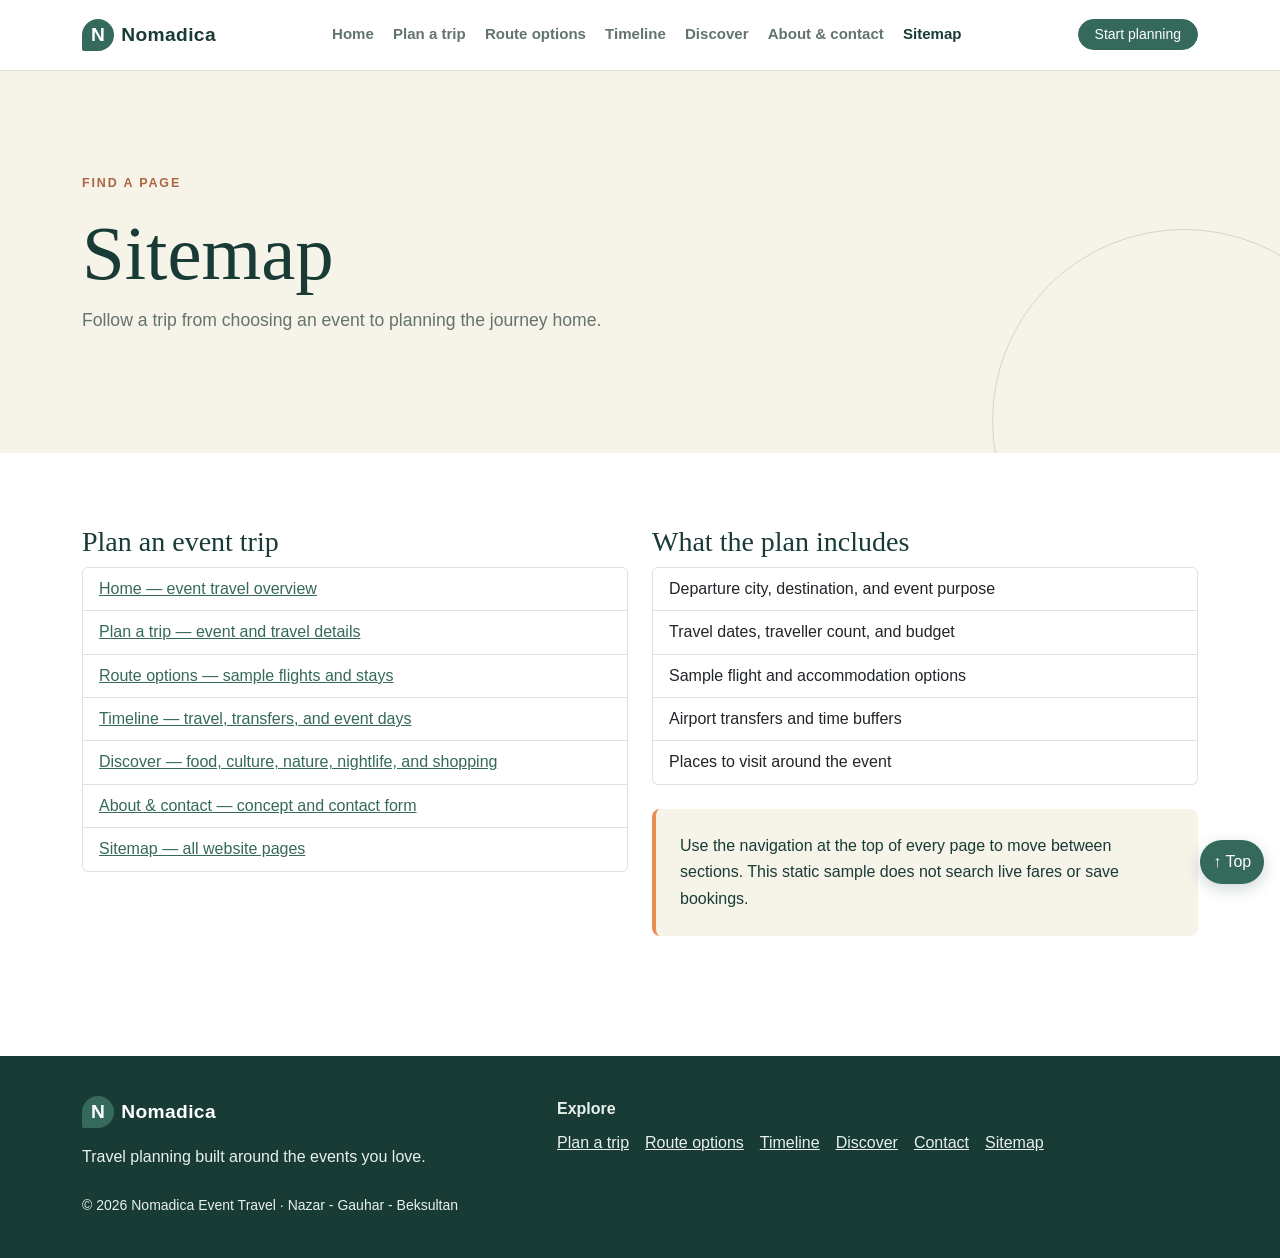
<file: sitemap.html>
<!doctype html>
<html lang="en">
<head>
    <meta charset="utf-8">
    <meta name="viewport" content="width=device-width, initial-scale=1">
    <meta name="description" content="Nomadica helps travellers plan trips around concerts, festivals, sports events, and special occasions.">
    <title>Sitemap | Nomadica</title>
    <link href="https://cdn.jsdelivr.net/npm/bootstrap@5.3.8/dist/css/bootstrap.min.css" rel="stylesheet" integrity="sha384-sRIl4kxILFvY47J16cr9ZwB07vP4J8+LH7qKQnuqkuIAvNWLzeN8tE5YBujZqJLB" crossorigin="anonymous">
    <link rel="stylesheet" href="styles.css">
</head>
<body id="top">
<header id="main-header" class="site-header">
    <div class="container py-3">
        <div class="d-flex flex-column flex-lg-row align-items-center justify-content-between gap-3">
            <a class="brand" href="home.html"><span class="brand-mark">N</span>Nomadica</a>
            <nav id="main-nav" class="site-nav" aria-label="Main navigation">
                <a href="home.html">Home</a>
                <a href="plan.html">Plan a trip</a>
                <a href="routes.html">Route options</a>
                <a href="timeline.html">Timeline</a>
                <a href="discover.html">Discover</a>
                <a href="about.html">About &amp; contact</a>
                <a href="sitemap.html" aria-current="page">Sitemap</a>
            </nav>
            <a class="btn btn-nomad btn-sm rounded-pill px-3" href="plan.html">Start planning</a>
        </div>
    </div>
</header>
<main id="main-content">
    <section class="hero">
        <div class="container">
            <p class="eyebrow">Find a page</p>
            <h1>Sitemap</h1>
            <p class="lead">Follow a trip from choosing an event to planning the journey home.</p>
        </div>
    </section>
    <section class="section-pad">
        <div class="container">
            <div class="row g-4">
                <div class="col-md-6">
                    <h2 class="h3">Plan an event trip</h2>
                    <ul class="list-group">
                        <li class="list-group-item"><a href="home.html">Home — event travel overview</a></li>
                        <li class="list-group-item"><a href="plan.html">Plan a trip — event and travel details</a></li>
                        <li class="list-group-item"><a href="routes.html">Route options — sample flights and stays</a></li>
                        <li class="list-group-item"><a href="timeline.html">Timeline — travel, transfers, and event days</a></li>
                        <li class="list-group-item"><a href="discover.html">Discover — food, culture, nature, nightlife, and shopping</a></li>
                        <li class="list-group-item"><a href="about.html">About &amp; contact — concept and contact form</a></li>
                        <li class="list-group-item"><a href="sitemap.html">Sitemap — all website pages</a></li>
                    </ul>
                </div>
                <div class="col-md-6">
                    <h2 class="h3">What the plan includes</h2>
                    <ul class="list-group">
                        <li class="list-group-item">Departure city, destination, and event purpose</li>
                        <li class="list-group-item">Travel dates, traveller count, and budget</li>
                        <li class="list-group-item">Sample flight and accommodation options</li>
                        <li class="list-group-item">Airport transfers and time buffers</li>
                        <li class="list-group-item">Places to visit around the event</li>
                    </ul>
                    <div class="callout mt-4">
                        <p class="mb-0">Use the navigation at the top of every page to move between sections. This static sample does not search live fares or save bookings.</p>
                    </div>
                </div>
            </div>
        </div>
    </section>
</main>
<footer id="site-footer" class="site-footer mt-5">
    <div class="container">
        <div class="row g-4 align-items-start">
            <div class="col-md-5">
                <a class="brand text-white" href="home.html"><span class="brand-mark">N</span>Nomadica</a>
                <p class="mt-3">Travel planning built around the events you love.</p>
            </div>
            <div class="col-md-7">
                <p class="fw-bold mb-2">Explore</p>
                <div class="footer-links">
                    <a href="plan.html">Plan a trip</a>
                    <a href="routes.html">Route options</a>
                    <a href="timeline.html">Timeline</a>
                    <a href="discover.html">Discover</a>
                    <a href="about.html">Contact</a>
                    <a href="sitemap.html">Sitemap</a>
                </div>
            </div>
        </div>
        <p class="small mt-4">&copy; 2026 Nomadica Event Travel · Nazar - Gauhar - Beksultan</p>
    </div>
</footer>
<a class="back-top" href="#top" aria-label="Back to top">↑ Top</a>
</body>
</html>
</file>
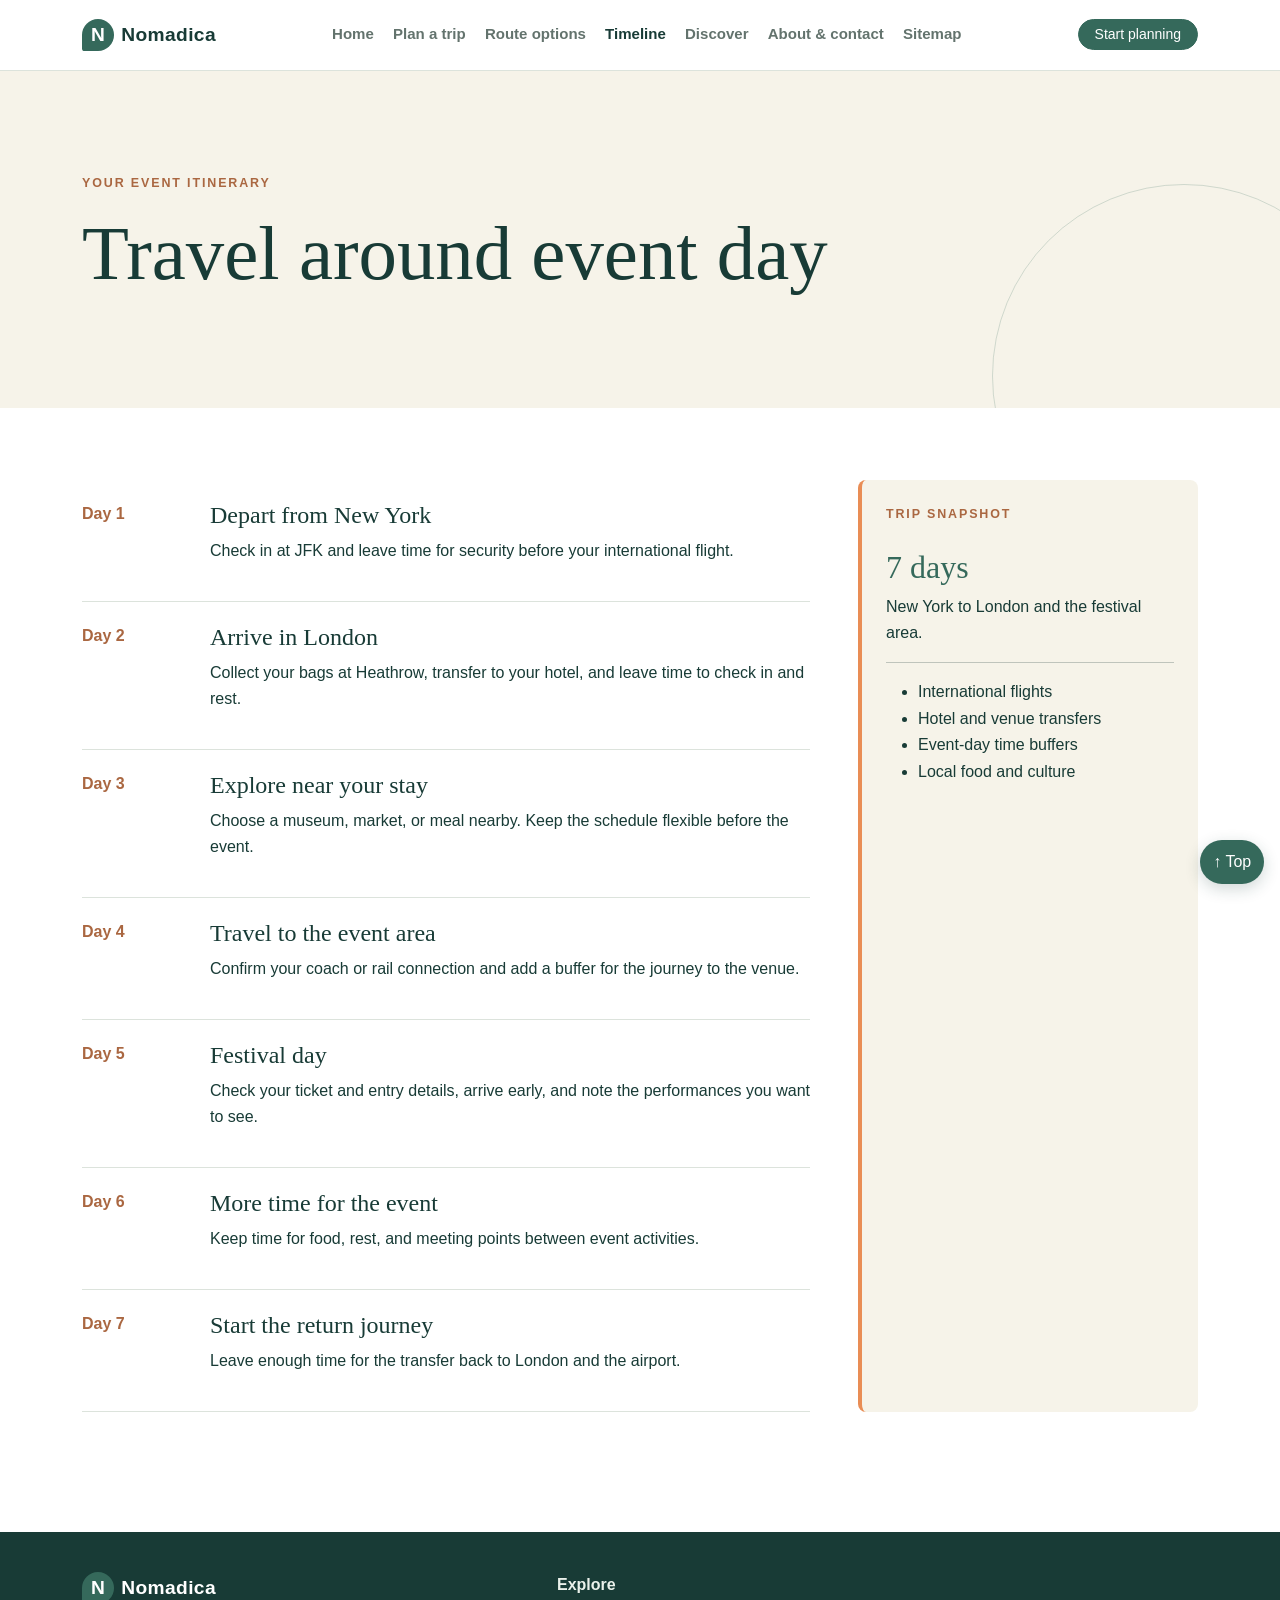
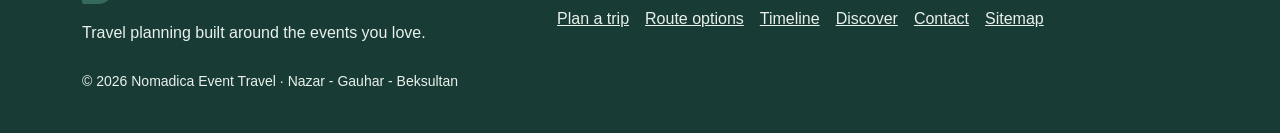
<file: timeline.html>
<!doctype html>
<html lang="en">
<head>
  <meta charset="utf-8">
  <meta name="viewport" content="width=device-width, initial-scale=1">
  <meta name="description" content="Nomadica helps travellers plan trips around concerts, festivals, sports events, and special occasions.">
  <title>Timeline | Nomadica</title>
  <link href="https://cdn.jsdelivr.net/npm/bootstrap@5.3.8/dist/css/bootstrap.min.css" rel="stylesheet" integrity="sha384-sRIl4kxILFvY47J16cr9ZwB07vP4J8+LH7qKQnuqkuIAvNWLzeN8tE5YBujZqJLB" crossorigin="anonymous">
  <link rel="stylesheet" href="styles.css">
</head>
<body id="top">
<header id="main-header" class="site-header">
  <div class="container py-3">
    <div class="d-flex flex-column flex-lg-row align-items-center justify-content-between gap-3">
      <a class="brand" href="home.html"><span class="brand-mark">N</span>Nomadica</a>
      <nav id="main-nav" class="site-nav" aria-label="Main navigation">
        <a href="home.html">Home</a>
        <a href="plan.html">Plan a trip</a>
        <a href="routes.html">Route options</a>
        <a href="timeline.html" aria-current="page">Timeline</a>
        <a href="discover.html">Discover</a>
        <a href="about.html">About &amp; contact</a>
        <a href="sitemap.html">Sitemap</a>
      </nav>
      <a class="btn btn-nomad btn-sm rounded-pill px-3" href="plan.html">Start planning</a>
    </div>
  </div>
</header>
<main id="main-content">
  <section class="hero">
    <div class="container">
      <p class="eyebrow">Your event itinerary</p>
      <h1>Travel around event day</h1>
    </div>
  </section>
  <section class="section-pad">
    <div class="container">
      <div class="row g-5">
        <div id="timeline-list" class="col-lg-8">
          <div class="timeline">
            <time datetime="P1D">Day 1</time>
            <div>
              <h2 class="h4">Depart from New York</h2>
              <p>Check in at JFK and leave time for security before your international flight.</p>
            </div>
          </div>
          <div class="timeline">
            <time datetime="P2D">Day 2</time>
            <div>
              <h2 class="h4">Arrive in London</h2>
              <p>Collect your bags at Heathrow, transfer to your hotel, and leave time to check in and rest.</p>
            </div>
          </div>
          <div class="timeline">
            <time datetime="P3D">Day 3</time>
            <div>
              <h2 class="h4">Explore near your stay</h2>
              <p>Choose a museum, market, or meal nearby. Keep the schedule flexible before the event.</p>
            </div>
          </div>
          <div class="timeline">
            <time datetime="P4D">Day 4</time>
            <div>
              <h2 class="h4">Travel to the event area</h2>
              <p>Confirm your coach or rail connection and add a buffer for the journey to the venue.</p>
            </div>
          </div>
          <div class="timeline">
            <time datetime="P5D">Day 5</time>
            <div>
              <h2 class="h4">Festival day</h2>
              <p>Check your ticket and entry details, arrive early, and note the performances you want to see.</p>
            </div>
          </div>
          <div class="timeline">
            <time datetime="P6D">Day 6</time>
            <div>
              <h2 class="h4">More time for the event</h2>
              <p>Keep time for food, rest, and meeting points between event activities.</p>
            </div>
          </div>
          <div class="timeline">
            <time datetime="P7D">Day 7</time>
            <div>
              <h2 class="h4">Start the return journey</h2>
              <p>Leave enough time for the transfer back to London and the airport.</p>
            </div>
          </div>
        </div>
        <aside class="col-lg-4">
          <div class="callout h-100">
            <p class="eyebrow">Trip snapshot</p>
            <span class="stat">7 days</span>
            <p>New York to London and the festival area.</p>
            <hr>
            <ul class="mb-0">
              <li>International flights</li>
              <li>Hotel and venue transfers</li>
              <li>Event-day time buffers</li>
              <li>Local food and culture</li>
            </ul>
          </div>
        </aside>
      </div>
    </div>
  </section>
</main>
<footer id="site-footer" class="site-footer mt-5">
  <div class="container">
    <div class="row g-4 align-items-start">
      <div class="col-md-5">
        <a class="brand text-white" href="home.html"><span class="brand-mark">N</span>Nomadica</a>
        <p class="mt-3">Travel planning built around the events you love.</p>
      </div>
      <div class="col-md-7">
        <p class="fw-bold mb-2">Explore</p>
        <div class="footer-links">
          <a href="plan.html">Plan a trip</a>
          <a href="routes.html">Route options</a>
          <a href="timeline.html">Timeline</a>
          <a href="discover.html">Discover</a>
          <a href="about.html">Contact</a>
          <a href="sitemap.html">Sitemap</a>
        </div>
      </div>
    </div>
    <p class="small mt-4">&copy; 2026 Nomadica Event Travel · Nazar - Gauhar - Beksultan</p>
  </div>
</footer>
<a class="back-top" href="#top" aria-label="Back to top">↑ Top</a>
</body>
</html>
</file>
<file: styles.css>
/* Base */
* {
  box-sizing: border-box;
}

body {
  margin: 0;
  color: #183b36;
  background: #fff;
  font-family: Arial, Helvetica, sans-serif;
  line-height: 1.65;
}

a {
  color: #35695b;
}

a:hover {
  color: #193d34;
}

#main-content {
  min-width: 0;
}

.form-control,
.form-select {
  border-color: #cbd7ce;
}

.form-control:focus,
.form-select:focus {
  border-color: #35695b;
  box-shadow: 0 0 0 0.2rem rgba(53, 105, 91, 0.16);
}

#route-table th,
#route-table td {
  border-color: #dce3dc;
}

.table thead th {
  color: #fff;
  background: #35695b;
}

#route-table {
  min-width: 40rem;
}

.table-responsive {
  max-width: 100%;
  overflow-x: auto;
}

#trip-form,
#contact-form {
  max-width: 100%;
}

.callout {
  padding: 1.5rem;
  background: #f6f3e9;
  border-left: 4px solid #e98d55;
  border-radius: 0.5rem;
}

/* Header */
#main-header {
  position: relative;
  z-index: 2;
  background: #fff;
  border-bottom: 1px solid #dce3dc;
}

.brand {
  display: inline-flex;
  align-items: center;
  color: #183b36;
  font-size: 1.2rem;
  font-weight: 700;
  text-decoration: none;
  letter-spacing: 0.02em;
}

.brand-mark {
  display: inline-grid;
  width: 2rem;
  height: 2rem;
  margin-right: 0.45rem;
  place-items: center;
  color: #fff;
  background: #35695b;
  border-radius: 50% 50% 50% 8%;
}

#main-nav {
  display: flex;
  flex-wrap: wrap;
  align-items: center;
  justify-content: center;
  gap: 0.1rem;
}

.site-nav a {
  display: inline-block;
  padding: 0.4rem 0.55rem;
  color: #63736d;
  font-size: 0.94rem;
  font-weight: 600;
  text-decoration: none;
}

.site-nav a:hover,
.site-nav a[aria-current="page"] {
  color: #183b36;
}

.btn-nomad {
  color: #fff;
  background: #35695b;
  border-color: #35695b;
}

.btn-nomad:hover {
  color: #fff;
  background: #244d42;
  border-color: #244d42;
}

/* Hero */
.hero {
  position: relative;
  overflow: hidden;
  padding: clamp(3.5rem, 8vw, 7rem) 0;
  background: #f6f3e9;
}

.hero::after {
  position: absolute;
  right: -6rem;
  bottom: -10rem;
  width: 24rem;
  height: 24rem;
  border: 1px solid rgba(53, 105, 91, 0.2);
  border-radius: 50%;
  content: "";
}

.eyebrow {
  color: #aa6741;
  font-size: 0.78rem;
  font-weight: 700;
  letter-spacing: 0.15em;
  text-transform: uppercase;
}

h1,
h2,
h3 {
  color: #183b36;
  font-family: Georgia, "Times New Roman", serif;
  line-height: 1.15;
}

h1 {
  font-size: clamp(2.6rem, 6vw, 5rem);
}

h2 {
  font-size: clamp(1.8rem, 3.2vw, 2.7rem);
}

.lead {
  max-width: 42rem;
  color: #63736d;
  font-size: 1.1rem;
}

.section-pad {
  padding: 4.5rem 0;
}

.section-soft {
  background: #f8f8f4;
}

.travel-image {
  display: block;
  width: 100%;
  height: auto;
  border-radius: 1.2rem;
}

.image-frame {
  position: relative;
  padding: 0.7rem;
  background: #fff;
  border: 1px solid #dce3dc;
  border-radius: 1.4rem;
  box-shadow: 0 1rem 2.8rem rgba(24, 59, 54, 0.08);
}

.image-caption {
  position: absolute;
  right: 1.3rem;
  bottom: 1.3rem;
  left: 1.3rem;
  padding: 0.7rem 1rem;
  color: #183b36;
  background: rgba(255, 255, 255, 0.9);
  border-radius: 0.7rem;
  font-size: 0.9rem;
}

/* Cards */
.feature-card {
  height: 100%;
  padding: 1.5rem;
  background: #fff;
  border: 1px solid #dce3dc;
  border-radius: 1rem;
}

.feature-card p:last-child {
  margin-bottom: 0;
  color: #63736d;
}

.tag {
  display: inline-block;
  padding: 0.28rem 0.65rem;
  color: #35695b;
  background: #eaf1eb;
  border-radius: 2rem;
  font-size: 0.8rem;
  font-weight: 700;
}

.stat {
  color: #35695b;
  font-family: Georgia, serif;
  font-size: 2rem;
}

/* Timeline */
#timeline-list {
  min-width: 0;
}

.timeline {
  display: grid;
  grid-template-columns: 7rem minmax(0, 1fr);
  gap: 1rem;
  padding: 1.3rem 0;
  border-bottom: 1px solid #dce3dc;
}

.timeline time {
  color: #aa6741;
  font-weight: 700;
}

/* Footer */
#site-footer {
  padding: 2.5rem 0;
  color: #eaf1eb;
  background: #183b36;
}

#site-footer a {
  color: #eaf1eb;
}

#site-footer p {
  margin-bottom: 0;
}

.footer-links {
  display: flex;
  flex-wrap: wrap;
  gap: 0.35rem 1rem;
}

.back-top {
  position: fixed;
  right: 1rem;
  bottom: 1rem;
  z-index: 3;
  padding: 0.55rem 0.8rem;
  color: #fff;
  background: #35695b;
  border-radius: 2rem;
  text-decoration: none;
  box-shadow: 0 0.3rem 1rem #183b3633;
}

/* Media queries */
@media (max-width: 991.98px) {
  #main-nav {
    width: 100%;
    justify-content: center;
  }

  .site-nav a {
    padding: 0.35rem 0.45rem;
  }

  .section-pad {
    padding: 3.5rem 0;
  }

  .back-top {
    position: static;
    display: block;
    width: fit-content;
    margin: 1rem auto;
  }

}

@media (max-width: 575.98px) {
  .row.g-5 {
    --bs-gutter-x: 1.5rem;
  }

  #main-nav {
    gap: 0;
  }

  .site-nav a {
    padding: 0.25rem 0.4rem;
    font-size: 0.86rem;
  }

  .timeline {
    grid-template-columns: minmax(0, 1fr);
    gap: 0.15rem;
  }

  .section-pad {
    padding: 2.8rem 0;
  }

}
</file>
